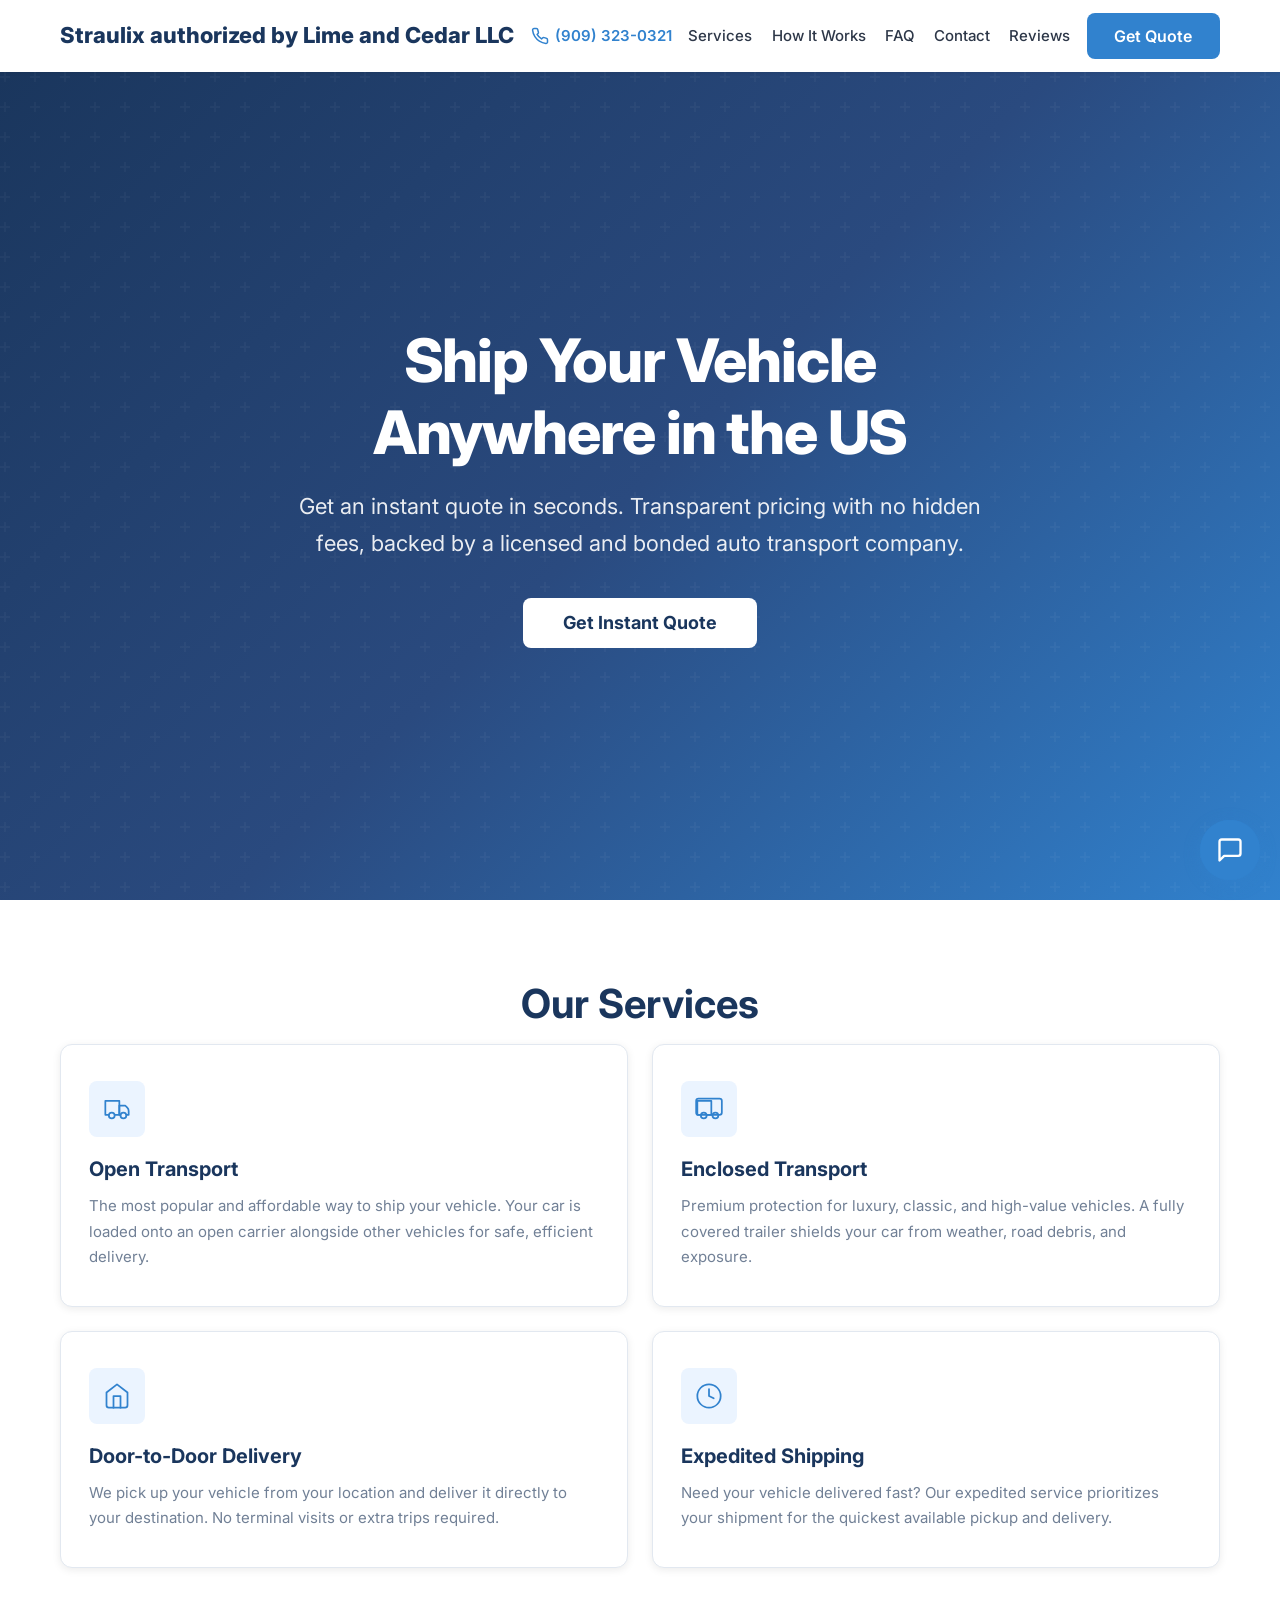
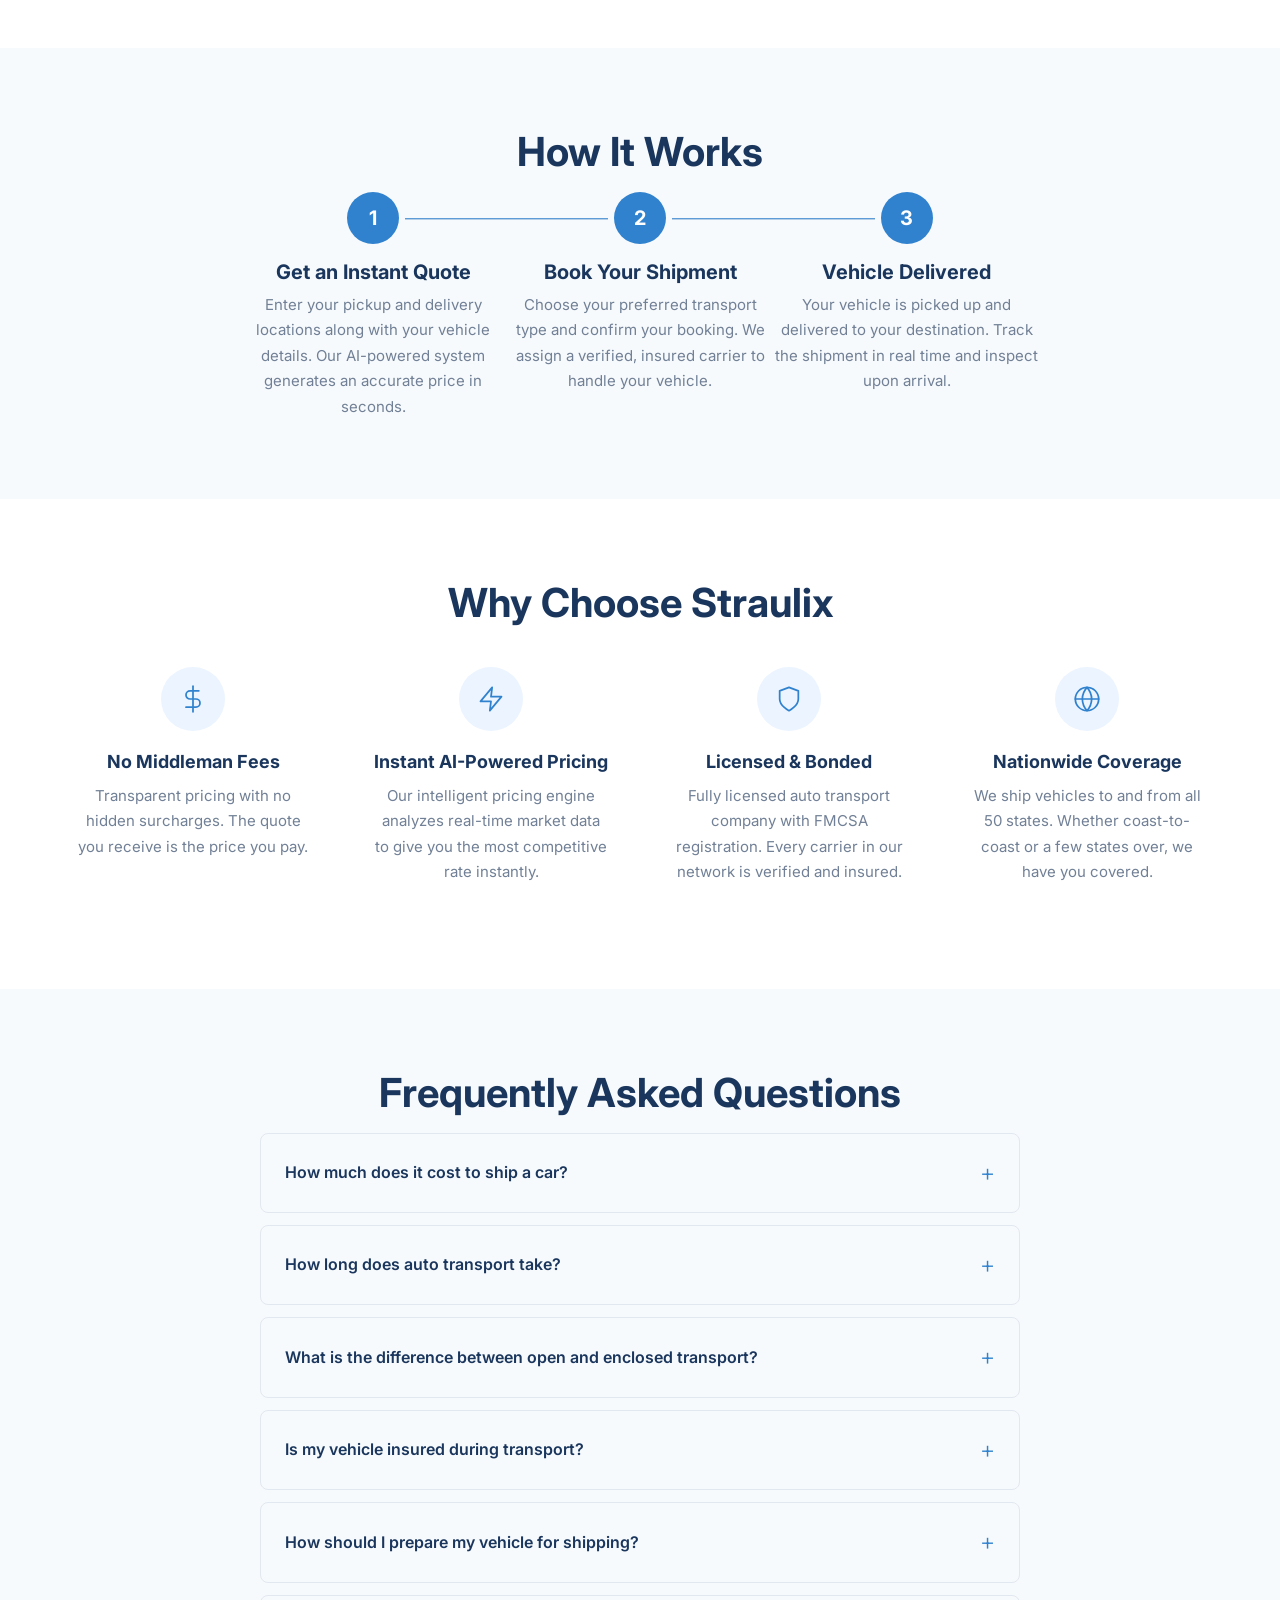
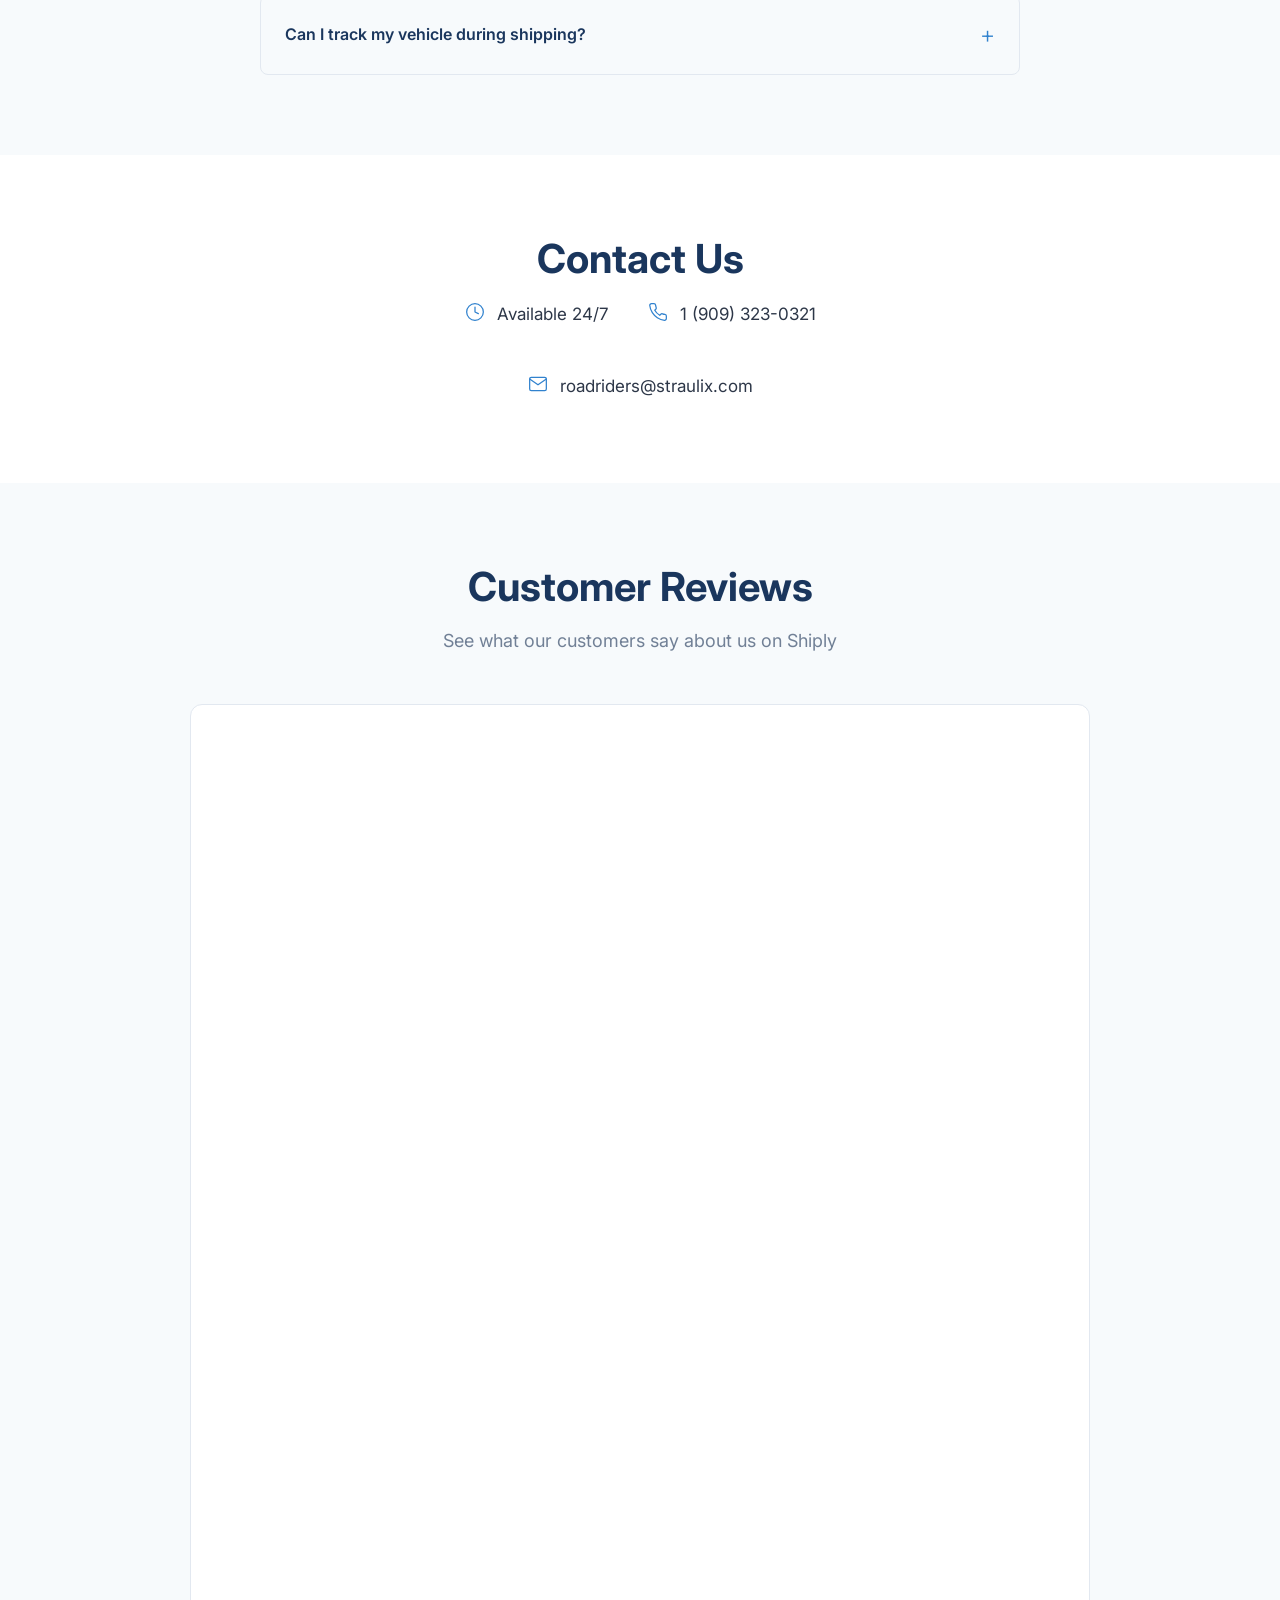
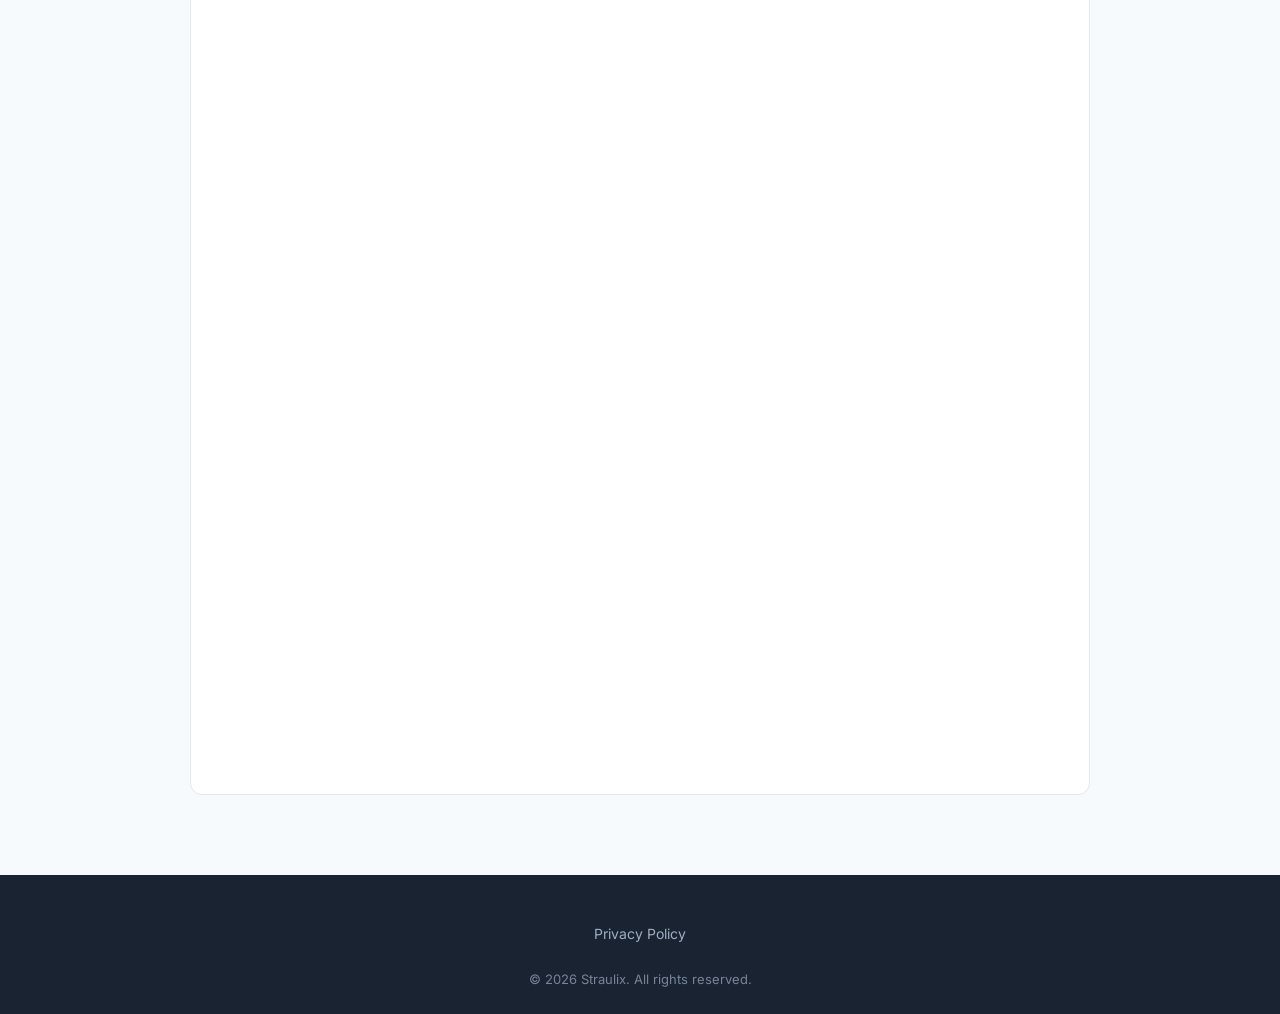
<file: index.html>
<!DOCTYPE html>
<html lang="en">
<head>
	<meta charset="UTF-8">
	<meta name="viewport" content="width=device-width, initial-scale=1.0">
	<title>Straulix - Ship Your Vehicle Anywhere in the US | Licensed Auto Transport Company</title>
	<meta name="description" content="Straulix is a licensed US auto transport company offering instant AI-powered quotes, open and enclosed transport, door-to-door delivery, and expedited shipping with no hidden fees.">
	<meta name="robots" content="index, follow">
	<link rel="canonical" href="https://straulix.com/">

	<!-- Open Graph -->
	<meta property="og:type" content="website">
	<meta property="og:title" content="Straulix - Ship Your Vehicle Anywhere in the US">
	<meta property="og:description" content="Licensed US auto transport company. Get instant AI-powered quotes with no hidden fees. Open and enclosed transport, door-to-door delivery, expedited shipping.">
	<meta property="og:url" content="https://straulix.com/">
	<meta property="og:site_name" content="Straulix">
	<meta property="og:locale" content="en_US">
	<meta property="og:image" content="https://straulix.com/img/og-image.jpg">
	<meta property="og:image:width" content="1200">
	<meta property="og:image:height" content="630">

	<!-- Twitter Card -->
	<meta name="twitter:card" content="summary_large_image">
	<meta name="twitter:title" content="Straulix - Ship Your Vehicle Anywhere in the US">
	<meta name="twitter:description" content="Licensed US auto transport company. Instant AI-powered quotes, no hidden fees. Open and enclosed transport nationwide.">
	<meta name="twitter:image" content="https://straulix.com/img/og-image.jpg">

	<!-- Sitemap & Robots -->
	<link rel="sitemap" type="application/xml" href="/sitemap.xml">

	<!-- Preconnect to font origins -->
	<link rel="preconnect" href="https://fonts.googleapis.com">
	<link rel="preconnect" href="https://fonts.gstatic.com" crossorigin>
	<link href="https://fonts.googleapis.com/css2?family=Inter:wght@400;500;600;700;800&display=swap" rel="stylesheet">

	<!-- Critical inline CSS for above-fold rendering -->
	<style>
		*,*::before,*::after{box-sizing:border-box;margin:0;padding:0}
		body{font-family:'Inter',system-ui,-apple-system,sans-serif;line-height:1.6;color:#2d3748}
		.header{position:fixed;top:0;left:0;width:100%;min-height:72px;background:#fff;box-shadow:0 1px 4px rgba(0,0,0,0.08);z-index:1000}
		.header .container{display:flex;align-items:center;justify-content:space-between;flex-wrap:wrap;min-height:72px;max-width:1200px;margin:0 auto;padding:8px 20px}
		.header__logo{font-size:clamp(0.875rem,1.5vw + 0.5rem,1.375rem);font-weight:800;color:#1a365d;text-decoration:none;flex-shrink:1;min-width:0}
		.header__phone{display:flex;align-items:center;gap:6px;font-size:clamp(0.75rem,0.5vw + 0.625rem,0.9375rem);font-weight:600;color:#3182ce;text-decoration:none;white-space:nowrap}
		.header__nav{display:flex;align-items:center;gap:32px}
		.header__nav-link{font-size:0.9375rem;font-weight:500;color:#2d3748;text-decoration:none}
		.header__hamburger{display:none}
		.btn{display:inline-flex;align-items:center;justify-content:center;padding:14px 32px;font-size:1rem;font-weight:600;background:#3182ce;color:#fff;border:none;border-radius:8px;cursor:pointer;text-decoration:none;line-height:1}
		.hero{min-height:calc(100vh - 72px);margin-top:72px;display:flex;align-items:center;justify-content:center;background:linear-gradient(135deg,#1a365d 0%,#2a4a7f 50%,#3182ce 100%);color:#fff;text-align:center;padding:60px 20px}
		.hero__content{max-width:720px}
		.hero__title{font-size:3rem;font-weight:800;color:#fff;margin-bottom:20px;line-height:1.2}
		.hero__subtitle{font-size:1.25rem;opacity:0.9;margin-bottom:36px;line-height:1.7}
		@media(max-width:1199px){.header{min-height:60px}.header__nav{display:none}.hero{min-height:auto;margin-top:60px;padding:48px 20px}.hero__title{font-size:2rem}.hero__subtitle{font-size:1rem}}
	</style>

	<!-- Main stylesheet -->
	<link rel="stylesheet" href="css/style.css">

	<!-- Structured Data: LocalBusiness -->
	<script type="application/ld+json">
	{
		"@context": "https://schema.org",
		"@type": "LocalBusiness",
		"name": "Straulix",
		"description": "Licensed US auto transport company offering instant AI-powered quotes, open and enclosed transport, door-to-door delivery, and expedited shipping.",
		"url": "https://straulix.com",
		"telephone": "+1-909-323-0321",
		"email": "roadriders@straulix.com",
		"address": {
			"@type": "PostalAddress",
			"addressCountry": "US"
		},
		"openingHoursSpecification": [
			{
				"@type": "OpeningHoursSpecification",
				"dayOfWeek": ["Monday", "Tuesday", "Wednesday", "Thursday", "Friday", "Saturday", "Sunday"],
				"opens": "00:00",
				"closes": "23:59"
			}
		],
		"priceRange": "$$",
		"areaServed": {
			"@type": "Country",
			"name": "United States"
		},
		"sameAs": []
	}
	</script>

	<!-- Structured Data: WebSite -->
	<script type="application/ld+json">
	{
		"@context": "https://schema.org",
		"@type": "WebSite",
		"name": "Straulix",
		"url": "https://straulix.com",
		"description": "Licensed US auto transport company with instant AI-powered pricing.",
		"potentialAction": {
			"@type": "SearchAction",
			"target": "https://straulix.com/?q={search_term_string}",
			"query-input": "required name=search_term_string"
		}
	}
	</script>

	<!-- Structured Data: FAQPage -->
	<script type="application/ld+json">
	{
		"@context": "https://schema.org",
		"@type": "FAQPage",
		"mainEntity": [
			{
				"@type": "Question",
				"name": "How much does it cost to ship a car?",
				"acceptedAnswer": {
					"@type": "Answer",
					"text": "The cost of shipping a car depends on several factors including distance, vehicle size and weight, transport type (open or enclosed), time of year, and route popularity. Short-distance shipments typically start around $300, while cross-country transport ranges from $800 to $1,500 or more. Use our instant quote tool for an accurate price."
				}
			},
			{
				"@type": "Question",
				"name": "How long does auto transport take?",
				"acceptedAnswer": {
					"@type": "Answer",
					"text": "Transit times depend on the distance and route. Local shipments (under 500 miles) usually take 1 to 3 days. Cross-country transport (1,000 to 3,000 miles) typically takes 5 to 10 days. Expedited shipping options are available for faster delivery."
				}
			},
			{
				"@type": "Question",
				"name": "What is the difference between open and enclosed transport?",
				"acceptedAnswer": {
					"@type": "Answer",
					"text": "Open transport uses an open-air carrier, which is the most common and affordable option. Your vehicle is exposed to weather and road debris but is safely secured. Enclosed transport uses a fully covered trailer that shields your vehicle from all elements, making it ideal for luxury, classic, or high-value vehicles."
				}
			},
			{
				"@type": "Question",
				"name": "Is my vehicle insured during transport?",
				"acceptedAnswer": {
					"@type": "Answer",
					"text": "Yes. All carriers in our network carry cargo insurance that covers your vehicle during transit. We verify insurance documentation before assigning any carrier. You will receive proof of insurance and a Bill of Lading before pickup."
				}
			},
			{
				"@type": "Question",
				"name": "How should I prepare my vehicle for shipping?",
				"acceptedAnswer": {
					"@type": "Answer",
					"text": "Remove all personal belongings from the vehicle. Keep the fuel tank at about one-quarter full. Disable any toll transponders and aftermarket alarms. Note any existing damage and take photos for your records. Ensure the vehicle starts and runs so it can be loaded onto the carrier."
				}
			},
			{
				"@type": "Question",
				"name": "Can I track my vehicle during shipping?",
				"acceptedAnswer": {
					"@type": "Answer",
					"text": "Yes. Once your vehicle is picked up, you will receive tracking updates so you can monitor the progress of your shipment. Our support team is also available to provide status updates at any time during transit."
				}
			}
		]
	}
	</script>

	<!-- Structured Data: HowTo -->
	<script type="application/ld+json">
	{
		"@context": "https://schema.org",
		"@type": "HowTo",
		"name": "How to Ship Your Vehicle with Straulix",
		"description": "Ship your vehicle anywhere in the US in three simple steps using Straulix auto transport service.",
		"step": [
			{
				"@type": "HowToStep",
				"position": 1,
				"name": "Get an Instant Quote",
				"text": "Enter your pickup and delivery locations along with your vehicle details to receive an instant, AI-powered price quote with no obligations."
			},
			{
				"@type": "HowToStep",
				"position": 2,
				"name": "Book Your Shipment",
				"text": "Choose your preferred transport option and confirm your booking. We assign a verified, insured carrier to handle your vehicle."
			},
			{
				"@type": "HowToStep",
				"position": 3,
				"name": "Vehicle Delivered",
				"text": "Your vehicle is picked up and delivered to your destination. Track the shipment in real time and inspect your vehicle upon arrival."
			}
		]
	}
	</script>
</head>
<body>

	<!-- Header / Navigation -->
	<header class="header" role="banner">
		<div class="container">
			<a href="/" class="header__logo" aria-label="Straulix Home">Straulix authorized by Lime and Cedar LLC</a>
			<a href="tel:+19093230321" class="header__phone" aria-label="Call us">
				<svg xmlns="http://www.w3.org/2000/svg" width="18" height="18" viewBox="0 0 24 24" fill="none" stroke="currentColor" stroke-width="2" stroke-linecap="round" stroke-linejoin="round"><path d="M22 16.92v3a2 2 0 0 1-2.18 2 19.79 19.79 0 0 1-8.63-3.07 19.5 19.5 0 0 1-6-6 19.79 19.79 0 0 1-3.07-8.67A2 2 0 0 1 4.11 2h3a2 2 0 0 1 2 1.72 12.84 12.84 0 0 0 .7 2.81 2 2 0 0 1-.45 2.11L8.09 9.91a16 16 0 0 0 6 6l1.27-1.27a2 2 0 0 1 2.11-.45 12.84 12.84 0 0 0 2.81.7A2 2 0 0 1 22 16.92z"/></svg>
				(909) 323-0321
			</a>
			<nav class="header__nav" role="navigation" aria-label="Main navigation">
				<a href="#services" class="header__nav-link">Services</a>
				<a href="#how-it-works" class="header__nav-link">How It Works</a>
				<a href="#faq" class="header__nav-link">FAQ</a>
				<a href="#contact" class="header__nav-link">Contact</a>
				<a href="#reviews" class="header__nav-link">Reviews</a>
			</nav>
			<button type="button" class="btn header__cta" onclick="document.querySelector('.chat-widget-toggle').click()">Get Quote</button>
			<button class="header__hamburger" aria-label="Toggle menu" aria-expanded="false">
				<span></span>
				<span></span>
				<span></span>
			</button>
		</div>
	</header>

	<main>

		<!-- Hero Section -->
		<section class="hero" aria-labelledby="hero-title">
			<div class="hero__content">
				<h1 id="hero-title" class="hero__title">Ship Your Vehicle Anywhere in the US</h1>
				<p class="hero__subtitle">
					Get an instant quote in seconds. Transparent pricing with no hidden fees,
					backed by a licensed and bonded auto transport company.
				</p>
				<button type="button" class="hero__cta" onclick="document.querySelector('.chat-widget-toggle').click()">Get Instant Quote</button>
			</div>
		</section>

		<!-- Services Section -->
		<section id="services" class="section" aria-labelledby="services-title">
			<div class="container">
				<h2 id="services-title" class="section__title">Our Services</h2>
				<div class="services__grid">

					<article class="services__card">
						<div class="services__icon" aria-hidden="true">
							<svg xmlns="http://www.w3.org/2000/svg" width="28" height="28" viewBox="0 0 24 24" fill="none" stroke="currentColor" stroke-width="1.5" stroke-linecap="round" stroke-linejoin="round">
								<path d="M10 17h4V5H2v12h3"/>
								<path d="M20 17h2v-3.34a4 4 0 0 0-1.17-2.83L19 9h-5v8h1"/>
								<circle cx="7.5" cy="17.5" r="2.5"/>
								<circle cx="17.5" cy="17.5" r="2.5"/>
							</svg>
						</div>
						<h3 class="services__card-title">Open Transport</h3>
						<p class="services__card-desc">
							The most popular and affordable way to ship your vehicle. Your car is loaded onto
							an open carrier alongside other vehicles for safe, efficient delivery.
						</p>
					</article>

					<article class="services__card">
						<div class="services__icon" aria-hidden="true">
							<svg xmlns="http://www.w3.org/2000/svg" width="28" height="28" viewBox="0 0 24 24" fill="none" stroke="currentColor" stroke-width="1.5" stroke-linecap="round" stroke-linejoin="round">
								<rect x="1" y="3" width="22" height="14" rx="2" ry="2"/>
								<path d="M10 17h4V5H2v12h3"/>
								<circle cx="7.5" cy="17.5" r="2.5"/>
								<circle cx="17.5" cy="17.5" r="2.5"/>
							</svg>
						</div>
						<h3 class="services__card-title">Enclosed Transport</h3>
						<p class="services__card-desc">
							Premium protection for luxury, classic, and high-value vehicles. A fully covered
							trailer shields your car from weather, road debris, and exposure.
						</p>
					</article>

					<article class="services__card">
						<div class="services__icon" aria-hidden="true">
							<svg xmlns="http://www.w3.org/2000/svg" width="28" height="28" viewBox="0 0 24 24" fill="none" stroke="currentColor" stroke-width="1.5" stroke-linecap="round" stroke-linejoin="round">
								<path d="M3 9l9-7 9 7v11a2 2 0 0 1-2 2H5a2 2 0 0 1-2-2z"/>
								<polyline points="9 22 9 12 15 12 15 22"/>
							</svg>
						</div>
						<h3 class="services__card-title">Door-to-Door Delivery</h3>
						<p class="services__card-desc">
							We pick up your vehicle from your location and deliver it directly to your
							destination. No terminal visits or extra trips required.
						</p>
					</article>

					<article class="services__card">
						<div class="services__icon" aria-hidden="true">
							<svg xmlns="http://www.w3.org/2000/svg" width="28" height="28" viewBox="0 0 24 24" fill="none" stroke="currentColor" stroke-width="1.5" stroke-linecap="round" stroke-linejoin="round">
								<circle cx="12" cy="12" r="10"/>
								<polyline points="12 6 12 12 16 14"/>
							</svg>
						</div>
						<h3 class="services__card-title">Expedited Shipping</h3>
						<p class="services__card-desc">
							Need your vehicle delivered fast? Our expedited service prioritizes your
							shipment for the quickest available pickup and delivery.
						</p>
					</article>

				</div>
			</div>
		</section>

		<!-- How It Works Section -->
		<section id="how-it-works" class="section section--alt" aria-labelledby="how-it-works-title">
			<div class="container">
				<h2 id="how-it-works-title" class="section__title">How It Works</h2>
				<div class="how-it-works__steps">

					<div class="how-it-works__step">
						<span class="how-it-works__number" aria-hidden="true">1</span>
						<div class="how-it-works__step-content">
							<h3 class="how-it-works__step-title">Get an Instant Quote</h3>
							<p class="how-it-works__step-desc">
								Enter your pickup and delivery locations along with your vehicle details.
								Our AI-powered system generates an accurate price in seconds.
							</p>
						</div>
					</div>

					<div class="how-it-works__step">
						<span class="how-it-works__number" aria-hidden="true">2</span>
						<div class="how-it-works__step-content">
							<h3 class="how-it-works__step-title">Book Your Shipment</h3>
							<p class="how-it-works__step-desc">
								Choose your preferred transport type and confirm your booking.
								We assign a verified, insured carrier to handle your vehicle.
							</p>
						</div>
					</div>

					<div class="how-it-works__step">
						<span class="how-it-works__number" aria-hidden="true">3</span>
						<div class="how-it-works__step-content">
							<h3 class="how-it-works__step-title">Vehicle Delivered</h3>
							<p class="how-it-works__step-desc">
								Your vehicle is picked up and delivered to your destination.
								Track the shipment in real time and inspect upon arrival.
							</p>
						</div>
					</div>

				</div>
			</div>
		</section>

		<!-- Why Choose Us Section -->
		<section class="section" aria-labelledby="why-choose-title">
			<div class="container">
				<h2 id="why-choose-title" class="section__title">Why Choose Straulix</h2>
				<div class="why-choose__grid">

					<div class="why-choose__item">
						<div class="why-choose__icon" aria-hidden="true">
							<svg xmlns="http://www.w3.org/2000/svg" width="28" height="28" viewBox="0 0 24 24" fill="none" stroke="currentColor" stroke-width="1.5" stroke-linecap="round" stroke-linejoin="round">
								<line x1="12" y1="1" x2="12" y2="23"/>
								<path d="M17 5H9.5a3.5 3.5 0 0 0 0 7h5a3.5 3.5 0 0 1 0 7H6"/>
							</svg>
						</div>
						<h3 class="why-choose__title">No Middleman Fees</h3>
						<p class="why-choose__desc">
							Transparent pricing with no hidden surcharges. The quote you
							receive is the price you pay.
						</p>
					</div>

					<div class="why-choose__item">
						<div class="why-choose__icon" aria-hidden="true">
							<svg xmlns="http://www.w3.org/2000/svg" width="28" height="28" viewBox="0 0 24 24" fill="none" stroke="currentColor" stroke-width="1.5" stroke-linecap="round" stroke-linejoin="round">
								<polygon points="13 2 3 14 12 14 11 22 21 10 12 10 13 2"/>
							</svg>
						</div>
						<h3 class="why-choose__title">Instant AI-Powered Pricing</h3>
						<p class="why-choose__desc">
							Our intelligent pricing engine analyzes real-time market data to give you
							the most competitive rate instantly.
						</p>
					</div>

					<div class="why-choose__item">
						<div class="why-choose__icon" aria-hidden="true">
							<svg xmlns="http://www.w3.org/2000/svg" width="28" height="28" viewBox="0 0 24 24" fill="none" stroke="currentColor" stroke-width="1.5" stroke-linecap="round" stroke-linejoin="round">
								<path d="M12 22s8-4 8-10V5l-8-3-8 3v7c0 6 8 10 8 10z"/>
							</svg>
						</div>
						<h3 class="why-choose__title">Licensed &amp; Bonded</h3>
						<p class="why-choose__desc">
							Fully licensed auto transport company with FMCSA registration. Every carrier
							in our network is verified and insured.
						</p>
					</div>

					<div class="why-choose__item">
						<div class="why-choose__icon" aria-hidden="true">
							<svg xmlns="http://www.w3.org/2000/svg" width="28" height="28" viewBox="0 0 24 24" fill="none" stroke="currentColor" stroke-width="1.5" stroke-linecap="round" stroke-linejoin="round">
								<circle cx="12" cy="12" r="10"/>
								<line x1="2" y1="12" x2="22" y2="12"/>
								<path d="M12 2a15.3 15.3 0 0 1 4 10 15.3 15.3 0 0 1-4 10 15.3 15.3 0 0 1-4-10 15.3 15.3 0 0 1 4-10z"/>
							</svg>
						</div>
						<h3 class="why-choose__title">Nationwide Coverage</h3>
						<p class="why-choose__desc">
							We ship vehicles to and from all 50 states. Whether coast-to-coast or
							a few states over, we have you covered.
						</p>
					</div>

				</div>
			</div>
		</section>

		<!-- FAQ Section -->
		<section id="faq" class="section section--alt" aria-labelledby="faq-title">
			<div class="container">
				<h2 id="faq-title" class="section__title">Frequently Asked Questions</h2>
				<div class="faq__list">

					<details class="faq__item">
						<summary class="faq__question">How much does it cost to ship a car?</summary>
						<div class="faq__answer">
							<p>
								The cost of shipping a car depends on several factors including distance,
								vehicle size and weight, transport type (open or enclosed), time of year,
								and route popularity. Short-distance shipments typically start around $300,
								while cross-country transport ranges from $800 to $1,500 or more.
								Use our instant quote tool for an accurate price.
							</p>
						</div>
					</details>

					<details class="faq__item">
						<summary class="faq__question">How long does auto transport take?</summary>
						<div class="faq__answer">
							<p>
								Transit times depend on the distance and route. Local shipments (under 500 miles)
								usually take 1 to 3 days. Cross-country transport (1,000 to 3,000 miles) typically
								takes 5 to 10 days. Expedited shipping options are available for faster delivery.
							</p>
						</div>
					</details>

					<details class="faq__item">
						<summary class="faq__question">What is the difference between open and enclosed transport?</summary>
						<div class="faq__answer">
							<p>
								Open transport uses an open-air carrier, which is the most common and affordable option.
								Your vehicle is exposed to weather and road debris but is safely secured. Enclosed
								transport uses a fully covered trailer that shields your vehicle from all elements,
								making it ideal for luxury, classic, or high-value vehicles.
							</p>
						</div>
					</details>

					<details class="faq__item">
						<summary class="faq__question">Is my vehicle insured during transport?</summary>
						<div class="faq__answer">
							<p>
								Yes. All carriers in our network carry cargo insurance that covers your vehicle
								during transit. We verify insurance documentation before assigning any carrier.
								You will receive proof of insurance and a Bill of Lading before pickup.
							</p>
						</div>
					</details>

					<details class="faq__item">
						<summary class="faq__question">How should I prepare my vehicle for shipping?</summary>
						<div class="faq__answer">
							<p>
								Remove all personal belongings from the vehicle. Keep the fuel tank at about
								one-quarter full. Disable any toll transponders and aftermarket alarms. Note any
								existing damage and take photos for your records. Ensure the vehicle starts and
								runs so it can be loaded onto the carrier.
							</p>
						</div>
					</details>

					<details class="faq__item">
						<summary class="faq__question">Can I track my vehicle during shipping?</summary>
						<div class="faq__answer">
							<p>
								Yes. Once your vehicle is picked up, you will receive tracking updates so you can
								monitor the progress of your shipment. Our support team is also available to provide
								status updates at any time during transit.
							</p>
						</div>
					</details>

				</div>
			</div>
		</section>

		<!-- Contact Section -->
		<section id="contact" class="section contact" aria-labelledby="contact-title">
			<div class="container">
				<h2 id="contact-title" class="section__title">Contact Us</h2>
				<div class="contact__info">

					<div class="contact__item">
						<span class="contact__item-icon" aria-hidden="true">
							<svg xmlns="http://www.w3.org/2000/svg" width="20" height="20" viewBox="0 0 24 24" fill="none" stroke="currentColor" stroke-width="1.5" stroke-linecap="round" stroke-linejoin="round">
								<circle cx="12" cy="12" r="10"/>
								<polyline points="12 6 12 12 16 14"/>
							</svg>
						</span>
						<span>Available 24/7</span>
					</div>

					<div class="contact__item">
						<span class="contact__item-icon" aria-hidden="true">
							<svg xmlns="http://www.w3.org/2000/svg" width="20" height="20" viewBox="0 0 24 24" fill="none" stroke="currentColor" stroke-width="1.5" stroke-linecap="round" stroke-linejoin="round">
								<path d="M22 16.92v3a2 2 0 0 1-2.18 2 19.79 19.79 0 0 1-8.63-3.07 19.5 19.5 0 0 1-6-6 19.79 19.79 0 0 1-3.07-8.67A2 2 0 0 1 4.11 2h3a2 2 0 0 1 2 1.72 12.84 12.84 0 0 0 .7 2.81 2 2 0 0 1-.45 2.11L8.09 9.91a16 16 0 0 0 6 6l1.27-1.27a2 2 0 0 1 2.11-.45 12.84 12.84 0 0 0 2.81.7A2 2 0 0 1 22 16.92z"/>
							</svg>
						</span>
						<a href="tel:+19093230321">1 (909) 323-0321</a>
					</div>

					<div class="contact__item">
						<span class="contact__item-icon" aria-hidden="true">
							<svg xmlns="http://www.w3.org/2000/svg" width="20" height="20" viewBox="0 0 24 24" fill="none" stroke="currentColor" stroke-width="1.5" stroke-linecap="round" stroke-linejoin="round">
								<path d="M4 4h16c1.1 0 2 .9 2 2v12c0 1.1-.9 2-2 2H4c-1.1 0-2-.9-2-2V6c0-1.1.9-2 2-2z"/>
								<polyline points="22,6 12,13 2,6"/>
							</svg>
						</span>
						<a href="mailto:roadriders@straulix.com">roadriders@straulix.com</a>
					</div>

				</div>
			</div>
		</section>

		<!-- Reviews Section -->
		<section id="reviews" class="section section--alt" aria-labelledby="reviews-title">
			<div class="container">
				<h2 id="reviews-title" class="section__title">Customer Reviews</h2>
				<p class="section__subtitle">See what our customers say about us on Shiply</p>
				<div class="reviews__wrapper">
					<iframe
						id="shiply-reviews-iframe"
						class="reviews__iframe"
						src="https://www.shiply.com/us/transport-provider/straulix"
						title="Straulix reviews on Shiply"
						loading="lazy"
						referrerpolicy="no-referrer"
						scrolling="no"
					></iframe>
					<div class="reviews__loading" id="reviews-loading" aria-hidden="false">
						<div class="reviews__spinner"></div>
						<p>Loading reviews...</p>
					</div>
					<div class="reviews__fallback" id="reviews-fallback" aria-hidden="true" style="display:none;">
						<p>Unable to load reviews inline.</p>
						<a href="https://www.shiply.com/us/transport-provider/straulix"
							target="_blank" rel="noopener noreferrer" class="btn">
							View Reviews on Shiply
						</a>
					</div>
				</div>
			</div>
		</section>

	</main>

	<!-- Footer -->
	<footer class="footer" role="contentinfo">
		<div class="container">
			<div class="footer__links">
				<a href="/privacy.html" class="footer__link">Privacy Policy</a>
			</div>
			<p class="footer__copy">&copy; 2026 Straulix. All rights reserved.</p>
		</div>
	</footer>

	<!-- Chatbot Widget Container -->
	<div id="chat-widget-root" class="chat-widget-container" aria-label="Chat widget"></div>

	<!-- Chatbot Widget Script -->
	<script src="js/chat-widget.js" defer></script>

	<!-- Shiply iframe fallback detection -->
	<script>
	(function () {
		var iframe = document.getElementById('shiply-reviews-iframe');
		var loading = document.getElementById('reviews-loading');
		var fallback = document.getElementById('reviews-fallback');
		var section = document.getElementById('reviews');
		if (!iframe || !loading || !fallback || !section) return;

		var timeout;
		var loaded = false;

		iframe.addEventListener('load', function () {
			if (timeout) clearTimeout(timeout);
			loaded = true;
			try {
				if (iframe.contentWindow.location.href === 'about:blank') {
					showFallback();
					return;
				}
			} catch (e) { /* cross-origin = OK, Shiply loaded */ }
			loading.classList.add('hidden');
			loading.setAttribute('aria-hidden', 'true');
		});

		iframe.addEventListener('error', function () {
			if (timeout) clearTimeout(timeout);
			showFallback();
		});

		// Start timeout only when section is visible (loading="lazy" delays iframe load)
		if ('IntersectionObserver' in window) {
			new IntersectionObserver(function (entries, observer) {
				if (entries[0].isIntersecting) {
					observer.disconnect();
					if (!loaded) {
						timeout = setTimeout(showFallback, 15000);
					}
				}
			}).observe(section);
		} else {
			timeout = setTimeout(showFallback, 15000);
		}

		function showFallback() {
			iframe.style.display = 'none';
			loading.style.display = 'none';
			fallback.style.display = 'block';
			fallback.setAttribute('aria-hidden', 'false');
		}
	})();
	</script>

	<!-- Shiply iframe dynamic sizing (cross-origin: can't measure, use measured data) -->
	<script>
	(function () {
		var SHIPLY_NAV = 50;
		// Measured: [iframeWidth, contentEndY, bodyHeight]
		var DATA = [
			[335, 2728, 3499],
			[375, 2654, 3343],
			[728, 1938, 2492],
			[900, 1718, 2219]
		];

		var wrapper = document.querySelector('.reviews__wrapper');
		var iframe = document.getElementById('shiply-reviews-iframe');
		if (!wrapper || !iframe) return;

		function lerp(w, idx) {
			if (w <= DATA[0][0]) return DATA[0][idx];
			if (w >= DATA[DATA.length - 1][0]) return DATA[DATA.length - 1][idx];
			for (var i = 0; i < DATA.length - 1; i++) {
				if (w <= DATA[i + 1][0]) {
					var t = (w - DATA[i][0]) / (DATA[i + 1][0] - DATA[i][0]);
					return Math.round(DATA[i][idx] + t * (DATA[i + 1][idx] - DATA[i][idx]));
				}
			}
			return DATA[DATA.length - 1][idx];
		}

		function update() {
			var w = wrapper.clientWidth;
			var contentEnd = lerp(w, 1);
			var bodyH = lerp(w, 2);
			wrapper.style.height = (contentEnd - SHIPLY_NAV + 20) + 'px';
			iframe.style.height = (bodyH + 200) + 'px';
		}

		if ('ResizeObserver' in window) {
			new ResizeObserver(update).observe(wrapper);
		} else {
			window.addEventListener('resize', update);
		}
		update();
	})();
	</script>

</body>
</html>
</file>
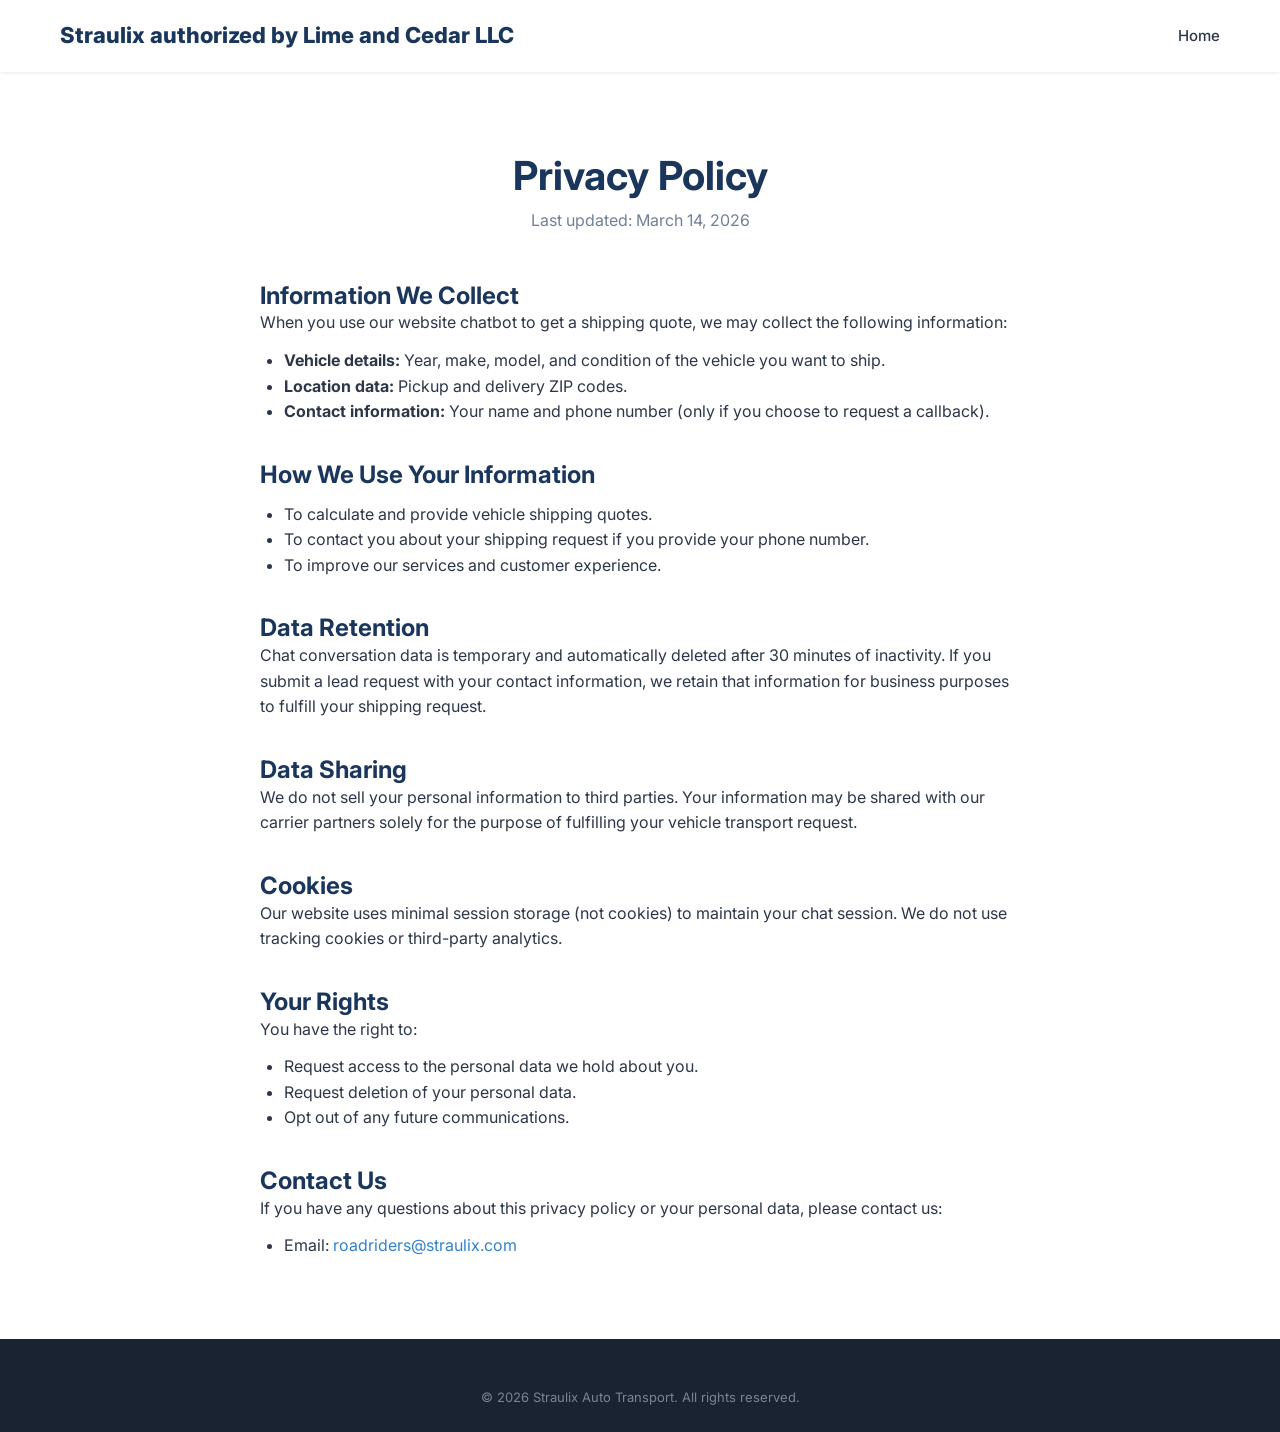
<file: privacy.html>
<!DOCTYPE html>
<html lang="en">
<head>
	<meta charset="UTF-8">
	<meta name="viewport" content="width=device-width, initial-scale=1.0">
	<title>Privacy Policy | Straulix Auto Transport</title>
	<meta name="description" content="Straulix Auto Transport privacy policy. Learn how we handle your personal information when you use our vehicle shipping services.">
	<meta name="robots" content="noindex, follow">
	<link rel="canonical" href="https://straulix.com/privacy.html">
	<link rel="preconnect" href="https://fonts.googleapis.com">
	<link rel="preconnect" href="https://fonts.gstatic.com" crossorigin>
	<link href="https://fonts.googleapis.com/css2?family=Inter:wght@400;500;600;700;800&display=swap" rel="stylesheet">
	<link rel="stylesheet" href="css/style.css">
</head>
<body>
	<header class="header" style="height:auto;">
		<div class="container" style="padding-right:20px;flex-wrap:nowrap;">
			<a href="/" class="header__logo">Straulix authorized by Lime and Cedar LLC</a>
			<a href="/" class="header__nav-link" style="font-size:0.9375rem;font-weight:500;color:#2d3748;margin-left:auto;flex-shrink:0;">Home</a>
		</div>
	</header>

	<main class="section" style="margin-top: var(--header-height);">
		<div class="container">
			<h1 class="section__title" style="margin-bottom: 8px;">Privacy Policy</h1>
			<p style="text-align: center; color: var(--color-text-light); margin-bottom: 48px;">Last updated: March 14, 2026</p>

			<div style="max-width: 760px; margin: 0 auto;">
				<section style="margin-bottom: 36px;">
					<h2>Information We Collect</h2>
					<p>When you use our website chatbot to get a shipping quote, we may collect the following information:</p>
					<ul style="list-style: disc; padding-left: 24px; margin-top: 12px;">
						<li><strong>Vehicle details:</strong> Year, make, model, and condition of the vehicle you want to ship.</li>
						<li><strong>Location data:</strong> Pickup and delivery ZIP codes.</li>
						<li><strong>Contact information:</strong> Your name and phone number (only if you choose to request a callback).</li>
					</ul>
				</section>

				<section style="margin-bottom: 36px;">
					<h2>How We Use Your Information</h2>
					<ul style="list-style: disc; padding-left: 24px; margin-top: 12px;">
						<li>To calculate and provide vehicle shipping quotes.</li>
						<li>To contact you about your shipping request if you provide your phone number.</li>
						<li>To improve our services and customer experience.</li>
					</ul>
				</section>

				<section style="margin-bottom: 36px;">
					<h2>Data Retention</h2>
					<p>Chat conversation data is temporary and automatically deleted after 30 minutes of inactivity. If you submit a lead request with your contact information, we retain that information for business purposes to fulfill your shipping request.</p>
				</section>

				<section style="margin-bottom: 36px;">
					<h2>Data Sharing</h2>
					<p>We do not sell your personal information to third parties. Your information may be shared with our carrier partners solely for the purpose of fulfilling your vehicle transport request.</p>
				</section>

				<section style="margin-bottom: 36px;">
					<h2>Cookies</h2>
					<p>Our website uses minimal session storage (not cookies) to maintain your chat session. We do not use tracking cookies or third-party analytics.</p>
				</section>

				<section style="margin-bottom: 36px;">
					<h2>Your Rights</h2>
					<p>You have the right to:</p>
					<ul style="list-style: disc; padding-left: 24px; margin-top: 12px;">
						<li>Request access to the personal data we hold about you.</li>
						<li>Request deletion of your personal data.</li>
						<li>Opt out of any future communications.</li>
					</ul>
				</section>

				<section>
					<h2>Contact Us</h2>
					<p>If you have any questions about this privacy policy or your personal data, please contact us:</p>
					<ul style="list-style: disc; padding-left: 24px; margin-top: 12px;">
						<li>Email: <a href="mailto:roadriders@straulix.com">roadriders@straulix.com</a></li>
					</ul>
				</section>
			</div>
		</div>
	</main>

	<footer class="footer">
		<div class="container">
			<p class="footer__copy">&copy; 2026 Straulix Auto Transport. All rights reserved.</p>
		</div>
	</footer>
</body>
</html>
</file>
<file: css/style.css>
/* ============================================================
   Straulix Auto Transport - Main Stylesheet
   ============================================================ */

/* ----- CSS Custom Properties ----- */
:root {
	--color-primary: #1a365d;
	--color-primary-light: #2a4a7f;
	--color-accent: #3182ce;
	--color-accent-hover: #2b6cb0;
	--color-accent-light: #ebf4ff;
	--color-white: #ffffff;
	--color-bg-alt: #f7fafc;
	--color-text: #2d3748;
	--color-text-light: #718096;
	--color-border: #e2e8f0;
	--color-footer-bg: #1a2332;
	--color-footer-text: #a0aec0;
	--color-shadow: rgba(0, 0, 0, 0.08);
	--color-shadow-heavy: rgba(0, 0, 0, 0.15);

	--font-family:
		'Inter', -apple-system, BlinkMacSystemFont, 'Segoe UI', Roboto, Oxygen,
		Ubuntu, Cantarell, 'Helvetica Neue', sans-serif;

	--header-height: 72px;
	--container-width: 1200px;
	--radius: 8px;
	--radius-lg: 12px;
	--transition: 0.3s ease;
}

/* ----- Reset & Base ----- */
*,
*::before,
*::after {
	box-sizing: border-box;
	margin: 0;
	padding: 0;
}

html {
	scroll-behavior: smooth;
	-webkit-text-size-adjust: 100%;
}

body {
	font-family: var(--font-family);
	font-size: 16px;
	line-height: 1.6;
	color: var(--color-text);
	background-color: var(--color-white);
	-webkit-font-smoothing: antialiased;
	-moz-osx-font-smoothing: grayscale;
}

img {
	max-width: 100%;
	height: auto;
	display: block;
}

a {
	color: var(--color-accent);
	text-decoration: none;
	transition: color var(--transition);
}

a:hover {
	color: var(--color-accent-hover);
}

ul,
ol {
	list-style: none;
}

h1,
h2,
h3,
h4,
h5,
h6 {
	line-height: 1.2;
	font-weight: 700;
	color: var(--color-primary);
}

/* ----- Utility Classes ----- */
.container {
	width: 100%;
	max-width: var(--container-width);
	margin: 0 auto;
	padding: 0 20px;
}

.section {
	padding: 80px 0;
}

.section--alt {
	background-color: var(--color-bg-alt);
}

.section__title {
	font-size: 2rem;
	text-align: center;
	margin-bottom: 16px;
}

.section__subtitle {
	font-size: 1.125rem;
	text-align: center;
	color: var(--color-text-light);
	max-width: 640px;
	margin: 0 auto 48px;
}

.btn {
	display: inline-flex;
	align-items: center;
	justify-content: center;
	padding: 14px 32px;
	font-family: var(--font-family);
	font-size: 1rem;
	font-weight: 600;
	border: 2px solid transparent;
	border-radius: var(--radius);
	cursor: pointer;
	transition:
		background-color var(--transition),
		color var(--transition),
		border-color var(--transition),
		transform var(--transition),
		box-shadow var(--transition);
	background-color: var(--color-accent);
	color: var(--color-white);
	line-height: 1;
}

.btn:hover {
	background-color: var(--color-accent-hover);
	transform: translateY(-1px);
	box-shadow: 0 4px 12px rgba(49, 130, 206, 0.35);
}

.btn:active {
	transform: translateY(0);
}

.btn-outline {
	display: inline-flex;
	align-items: center;
	justify-content: center;
	padding: 14px 32px;
	font-family: var(--font-family);
	font-size: 1rem;
	font-weight: 600;
	border: 2px solid var(--color-accent);
	border-radius: var(--radius);
	cursor: pointer;
	transition:
		background-color var(--transition),
		color var(--transition),
		border-color var(--transition),
		transform var(--transition);
	background-color: transparent;
	color: var(--color-accent);
	line-height: 1;
}

.btn-outline:hover {
	background-color: var(--color-accent);
	color: var(--color-white);
	transform: translateY(-1px);
}

.btn-outline:active {
	transform: translateY(0);
}

.visually-hidden {
	position: absolute;
	width: 1px;
	height: 1px;
	padding: 0;
	margin: -1px;
	overflow: hidden;
	clip: rect(0, 0, 0, 0);
	white-space: nowrap;
	border: 0;
}

/* ============================================================
   1. Header / Navigation
   ============================================================ */
.header {
	position: fixed;
	top: 0;
	left: 0;
	width: 100%;
	min-height: var(--header-height);
	background-color: var(--color-white);
	box-shadow: 0 1px 4px var(--color-shadow);
	z-index: 1000;
}

.header .container {
	position: relative;
	display: flex;
	align-items: center;
	justify-content: space-between;
	flex-wrap: wrap;
	min-height: var(--header-height);
	padding-top: 8px;
	padding-bottom: 8px;
}

.header__logo {
	display: flex;
	align-items: center;
	gap: 10px;
	font-size: clamp(0.875rem, 1.5vw + 0.5rem, 1.375rem);
	font-weight: 800;
	color: var(--color-primary);
	text-decoration: none;
	flex-shrink: 1;
	min-width: 0;
	white-space: nowrap;
}

.header__logo img {
	height: 40px;
	width: auto;
}

.header__nav {
	display: flex;
	align-items: center;
	gap: clamp(12px, 1.5vw, 24px);
}

.header__nav-link {
	font-size: clamp(0.8125rem, 0.5vw + 0.625rem, 0.9375rem);
	font-weight: 500;
	color: var(--color-text);
	text-decoration: none;
	position: relative;
	padding: 4px 0;
}

.header__nav-link::after {
	content: '';
	position: absolute;
	bottom: -2px;
	left: 0;
	width: 0;
	height: 2px;
	background-color: var(--color-accent);
	transition: width var(--transition);
}

.header__nav-link:hover {
	color: var(--color-accent);
}

.header__nav-link:hover::after {
	width: 100%;
}

.header__phone {
	display: flex;
	align-items: center;
	gap: 6px;
	font-size: clamp(0.75rem, 0.5vw + 0.625rem, 0.9375rem);
	font-weight: 600;
	color: var(--color-accent);
	text-decoration: none;
	white-space: nowrap;
	transition: color var(--transition);
}

.header__phone:hover {
	color: var(--color-accent-hover);
}

.header__phone svg {
	flex-shrink: 0;
}

.header__cta {
	flex-shrink: 0;
	padding: clamp(8px, 1vw, 14px) clamp(16px, 2vw, 32px);
	font-size: clamp(0.8125rem, 0.5vw + 0.625rem, 1rem);
}

/* Hamburger Menu */
.header__hamburger {
	display: none;
	flex-direction: column;
	justify-content: center;
	gap: 5px;
	width: 32px;
	height: 32px;
	background: none;
	border: none;
	cursor: pointer;
	padding: 0;
}

.header__hamburger span {
	display: block;
	width: 24px;
	height: 2px;
	background-color: var(--color-primary);
	border-radius: 2px;
	transition:
		transform var(--transition),
		opacity var(--transition);
}

.header__hamburger.active span:nth-child(1) {
	transform: translateY(7px) rotate(45deg);
}

.header__hamburger.active span:nth-child(2) {
	opacity: 0;
}

.header__hamburger.active span:nth-child(3) {
	transform: translateY(-7px) rotate(-45deg);
}

/* ============================================================
   2. Hero
   ============================================================ */
.hero {
	min-height: calc(100vh - var(--header-height));
	margin-top: var(--header-height);
	display: flex;
	align-items: center;
	justify-content: center;
	background: linear-gradient(
		135deg,
		var(--color-primary) 0%,
		var(--color-primary-light) 50%,
		var(--color-accent) 100%
	);
	color: var(--color-white);
	text-align: center;
	padding: 60px 20px;
	position: relative;
	overflow: hidden;
}

.hero::before {
	content: '';
	position: absolute;
	top: 0;
	left: 0;
	width: 100%;
	height: 100%;
	background: url("data:image/svg+xml,%3Csvg width='60' height='60' viewBox='0 0 60 60' xmlns='http://www.w3.org/2000/svg'%3E%3Cg fill='none' fill-rule='evenodd'%3E%3Cg fill='%23ffffff' fill-opacity='0.03'%3E%3Cpath d='M36 34v-4h-2v4h-4v2h4v4h2v-4h4v-2h-4zm0-30V0h-2v4h-4v2h4v4h2V6h4V4h-4zM6 34v-4H4v4H0v2h4v4h2v-4h4v-2H6zM6 4V0H4v4H0v2h4v4h2V6h4V4H6z'/%3E%3C/g%3E%3C/g%3E%3C/svg%3E");
	pointer-events: none;
}

.hero__content {
	position: relative;
	z-index: 1;
	max-width: 720px;
}

.hero__title {
	font-size: 3rem;
	font-weight: 800;
	color: var(--color-white);
	margin-bottom: 20px;
	letter-spacing: -0.02em;
}

.hero__subtitle {
	font-size: 1.25rem;
	opacity: 0.9;
	margin-bottom: 36px;
	line-height: 1.7;
}

.hero__cta {
	display: inline-flex;
	align-items: center;
	justify-content: center;
	padding: 16px 40px;
	font-family: var(--font-family);
	font-size: 1.125rem;
	font-weight: 700;
	background-color: var(--color-white);
	color: var(--color-primary);
	border: none;
	border-radius: var(--radius);
	cursor: pointer;
	transition:
		transform var(--transition),
		box-shadow var(--transition);
	text-decoration: none;
	line-height: 1;
}

.hero__cta:hover {
	transform: translateY(-2px);
	box-shadow: 0 8px 24px rgba(0, 0, 0, 0.2);
	color: var(--color-primary);
}

.hero__cta:active {
	transform: translateY(0);
}

/* ============================================================
   3. Services
   ============================================================ */
.services__grid {
	display: grid;
	grid-template-columns: 1fr;
	gap: 24px;
}

.services__card {
	background-color: var(--color-white);
	border-radius: var(--radius-lg);
	padding: 36px 28px;
	box-shadow: 0 2px 8px var(--color-shadow);
	transition:
		transform var(--transition),
		box-shadow var(--transition);
	border: 1px solid var(--color-border);
}

.services__card:hover {
	transform: translateY(-4px);
	box-shadow: 0 8px 24px var(--color-shadow-heavy);
}

.services__icon {
	width: 56px;
	height: 56px;
	border-radius: var(--radius);
	background-color: var(--color-accent-light);
	display: flex;
	align-items: center;
	justify-content: center;
	margin-bottom: 20px;
	font-size: 1.5rem;
	color: var(--color-accent);
}

.services__card-title {
	font-size: 1.25rem;
	margin-bottom: 12px;
}

.services__card-desc {
	font-size: 0.9375rem;
	color: var(--color-text-light);
	line-height: 1.7;
}

/* ============================================================
   4. How It Works
   ============================================================ */
.how-it-works__steps {
	display: flex;
	flex-direction: column;
	gap: 48px;
	position: relative;
	max-width: 800px;
	margin: 0 auto;
}

.how-it-works__step {
	display: flex;
	align-items: flex-start;
	gap: 24px;
	position: relative;
}

.how-it-works__number {
	width: 52px;
	height: 52px;
	min-width: 52px;
	border-radius: 50%;
	background-color: var(--color-accent);
	color: var(--color-white);
	display: flex;
	align-items: center;
	justify-content: center;
	font-size: 1.25rem;
	font-weight: 700;
	position: relative;
	z-index: 1;
}

.how-it-works__step-content {
	flex: 1;
	padding-top: 4px;
}

.how-it-works__step-title {
	font-size: 1.25rem;
	margin-bottom: 8px;
}

.how-it-works__step-desc {
	font-size: 0.9375rem;
	color: var(--color-text-light);
	line-height: 1.7;
}

/* Connecting line between steps */
.how-it-works__step:not(:last-child)::after {
	content: '';
	position: absolute;
	top: 52px;
	left: 26px;
	width: 2px;
	height: calc(100% + 48px - 52px);
	background: linear-gradient(
		to bottom,
		var(--color-accent),
		var(--color-border)
	);
	z-index: 0;
}

/* ============================================================
   5. Why Choose Us
   ============================================================ */
.why-choose__grid {
	display: grid;
	grid-template-columns: 1fr;
	gap: 32px;
}

.why-choose__item {
	text-align: center;
	padding: 24px 16px;
}

.why-choose__icon {
	width: 64px;
	height: 64px;
	border-radius: 50%;
	background-color: var(--color-accent-light);
	display: flex;
	align-items: center;
	justify-content: center;
	margin: 0 auto 20px;
	font-size: 1.5rem;
	color: var(--color-accent);
}

.why-choose__title {
	font-size: 1.125rem;
	margin-bottom: 10px;
}

.why-choose__desc {
	font-size: 0.9375rem;
	color: var(--color-text-light);
	line-height: 1.7;
	max-width: 280px;
	margin: 0 auto;
}

/* ============================================================
   6. FAQ
   ============================================================ */
.faq__list {
	max-width: 760px;
	margin: 0 auto;
	display: flex;
	flex-direction: column;
	gap: 12px;
}

.faq__item {
	border: 1px solid var(--color-border);
	border-radius: var(--radius);
	overflow: hidden;
	transition: border-color var(--transition);
}

.faq__item:hover {
	border-color: var(--color-accent);
}

.faq__item[open] {
	border-color: var(--color-accent);
}

.faq__question {
	padding: 20px 24px;
	font-size: 1rem;
	font-weight: 600;
	color: var(--color-primary);
	cursor: pointer;
	list-style: none;
	display: flex;
	align-items: center;
	justify-content: space-between;
	gap: 16px;
	transition: background-color var(--transition);
	user-select: none;
}

.faq__question::-webkit-details-marker {
	display: none;
}

.faq__question::marker {
	content: '';
}

.faq__question::after {
	content: '+';
	font-size: 1.5rem;
	font-weight: 300;
	color: var(--color-accent);
	flex-shrink: 0;
	transition: transform var(--transition);
}

.faq__item[open] .faq__question::after {
	content: '\2212';
	transform: rotate(180deg);
}

.faq__question:hover {
	background-color: var(--color-bg-alt);
}

.faq__answer {
	padding: 0 24px 20px;
	font-size: 0.9375rem;
	color: var(--color-text-light);
	line-height: 1.8;
}

/* ============================================================
   7. Contact
   ============================================================ */
.contact {
	text-align: center;
}

.contact__info {
	max-width: 600px;
	margin: 0 auto;
	display: flex;
	flex-direction: column;
	gap: 20px;
}

.contact__item {
	display: flex;
	align-items: center;
	justify-content: center;
	gap: 12px;
	font-size: 1.0625rem;
	color: var(--color-text);
}

.contact__item-icon {
	font-size: 1.25rem;
	color: var(--color-accent);
	flex-shrink: 0;
}

.contact__item a {
	color: var(--color-text);
}

.contact__item a:hover {
	color: var(--color-accent);
}

/* ============================================================
   7b. Reviews
   ============================================================ */
.reviews__wrapper {
	position: relative;
	width: 100%;
	max-width: 900px;
	margin: 0 auto;
	border: 1px solid var(--color-border);
	border-radius: var(--radius-lg);
	overflow: hidden;
	background-color: var(--color-white);
}

.reviews__iframe {
	display: block;
	width: 100%;
	border: none;
	margin-top: -50px;
}

.reviews__loading {
	position: absolute;
	top: 0;
	left: 0;
	width: 100%;
	height: 100%;
	display: flex;
	flex-direction: column;
	align-items: center;
	justify-content: center;
	gap: 16px;
	background-color: var(--color-white);
	color: var(--color-text-light);
	z-index: 1;
	transition: opacity 0.4s ease;
}

.reviews__loading.hidden {
	opacity: 0;
	pointer-events: none;
}

.reviews__spinner {
	width: 36px;
	height: 36px;
	border: 3px solid var(--color-border);
	border-top-color: var(--color-accent);
	border-radius: 50%;
	animation: reviews-spin 0.8s linear infinite;
}

@keyframes reviews-spin {
	to { transform: rotate(360deg); }
}

.reviews__fallback {
	text-align: center;
	padding: 48px 24px;
	color: var(--color-text-light);
}

.reviews__fallback .btn {
	margin-top: 20px;
}

/* ============================================================
   8. Footer
   ============================================================ */
.footer {
	background-color: var(--color-footer-bg);
	color: var(--color-footer-text);
	padding: 48px 0 24px;
}

.footer .container {
	display: flex;
	flex-direction: column;
	align-items: center;
	gap: 24px;
}

.footer__links {
	display: flex;
	flex-wrap: wrap;
	justify-content: center;
	gap: 24px;
}

.footer__link {
	color: var(--color-footer-text);
	font-size: 0.875rem;
	transition: color var(--transition);
}

.footer__link:hover {
	color: var(--color-white);
}

.footer__copy {
	font-size: 0.8125rem;
	color: var(--color-footer-text);
	text-align: center;
	opacity: 0.7;
}

/* ============================================================
   9. Chat Widget
   ============================================================ */

/* --- Floating Toggle Button --- */
.chat-widget-toggle {
	position: fixed;
	bottom: 20px;
	right: 20px;
	width: 60px;
	height: 60px;
	border-radius: 50%;
	background-color: var(--color-accent);
	color: var(--color-white);
	border: none;
	cursor: pointer;
	display: flex;
	align-items: center;
	justify-content: center;
	font-size: 1.5rem;
	z-index: 9999;
	box-shadow: 0 4px 16px rgba(49, 130, 206, 0.4);
	transition:
		transform var(--transition),
		box-shadow var(--transition);
}

.chat-widget-toggle:hover {
	transform: scale(1.08);
	box-shadow: 0 6px 24px rgba(49, 130, 206, 0.5);
}

/* Pulse animation */
.chat-widget-toggle::before {
	content: '';
	position: absolute;
	width: 100%;
	height: 100%;
	border-radius: 50%;
	background-color: var(--color-accent);
	animation: chat-pulse 2s ease-in-out infinite;
	z-index: -1;
}

@keyframes chat-pulse {
	0% {
		transform: scale(1);
		opacity: 0.5;
	}
	50% {
		transform: scale(1.3);
		opacity: 0;
	}
	100% {
		transform: scale(1);
		opacity: 0;
	}
}

/* --- Chat Window --- */
.chat-widget-window {
	position: fixed;
	bottom: 92px;
	right: 20px;
	width: 400px;
	max-height: 600px;
	height: 600px;
	background-color: var(--color-white);
	border-radius: var(--radius-lg);
	box-shadow: 0 12px 48px rgba(0, 0, 0, 0.18);
	z-index: 9999;
	display: flex;
	flex-direction: column;
	overflow: hidden;
	opacity: 0;
	transform: translateY(16px) scale(0.95);
	pointer-events: none;
	transition:
		opacity 0.25s ease,
		transform 0.25s ease;
}

.chat-widget-window.open {
	opacity: 1;
	transform: translateY(0) scale(1);
	pointer-events: auto;
}

/* Chat Header */
.chat-widget-header {
	display: flex;
	align-items: center;
	justify-content: space-between;
	padding: 16px 20px;
	background-color: var(--color-primary);
	color: var(--color-white);
	flex-shrink: 0;
}

.chat-widget-header-title {
	font-size: 1rem;
	font-weight: 600;
}

.chat-widget-header-actions {
	display: flex;
	align-items: center;
	gap: 8px;
}

.chat-widget-reset {
	width: 32px;
	height: 32px;
	border-radius: 50%;
	background: rgba(255, 255, 255, 0.15);
	color: var(--color-white);
	border: none;
	cursor: pointer;
	display: flex;
	align-items: center;
	justify-content: center;
	transition: background-color var(--transition);
	line-height: 1;
}

.chat-widget-reset:hover {
	background: rgba(255, 255, 255, 0.3);
}

.chat-widget-close {
	width: 32px;
	height: 32px;
	border-radius: 50%;
	background: rgba(255, 255, 255, 0.15);
	color: var(--color-white);
	border: none;
	cursor: pointer;
	display: flex;
	align-items: center;
	justify-content: center;
	font-size: 1.125rem;
	transition: background-color var(--transition);
	line-height: 1;
}

.chat-widget-close:hover {
	background: rgba(255, 255, 255, 0.3);
}

/* Messages Area */
.chat-widget-messages {
	flex: 1;
	overflow-y: auto;
	padding: 16px 16px 8px;
	display: flex;
	flex-direction: column;
	gap: 12px;
	scroll-behavior: smooth;
}

.chat-widget-messages::-webkit-scrollbar {
	width: 4px;
}

.chat-widget-messages::-webkit-scrollbar-track {
	background: transparent;
}

.chat-widget-messages::-webkit-scrollbar-thumb {
	background-color: var(--color-border);
	border-radius: 4px;
}

/* Message Bubbles */
.chat-widget-message {
	max-width: 80%;
	padding: 10px 16px;
	border-radius: 16px;
	font-size: 0.875rem;
	line-height: 1.5;
	word-wrap: break-word;
	white-space: pre-line;
}

.chat-widget-message--bot {
	align-self: flex-start;
	background-color: var(--color-bg-alt);
	color: var(--color-text);
	border-bottom-left-radius: 4px;
}

.chat-widget-message--user {
	align-self: flex-end;
	background-color: var(--color-accent);
	color: var(--color-white);
	border-bottom-right-radius: 4px;
}

/* Typing Indicator */
.chat-widget-typing {
	display: flex;
	align-items: center;
	gap: 4px;
	padding: 10px 16px;
	align-self: flex-start;
}

.chat-widget-typing-dot {
	width: 8px;
	height: 8px;
	border-radius: 50%;
	background-color: var(--color-text-light);
	opacity: 0.4;
	animation: chat-typing 1.4s ease-in-out infinite;
}

.chat-widget-typing-dot:nth-child(2) {
	animation-delay: 0.2s;
}

.chat-widget-typing-dot:nth-child(3) {
	animation-delay: 0.4s;
}

@keyframes chat-typing {
	0%,
	60%,
	100% {
		opacity: 0.4;
		transform: translateY(0);
	}
	30% {
		opacity: 1;
		transform: translateY(-4px);
	}
}

/* Input Area */
.chat-widget-input {
	display: flex;
	align-items: center;
	gap: 8px;
	padding: 12px 16px;
	border-top: 1px solid var(--color-border);
	flex-shrink: 0;
}

.chat-widget-input-field {
	flex: 1;
	padding: 10px 16px;
	border: 1px solid var(--color-border);
	border-radius: 24px;
	font-family: var(--font-family);
	font-size: 0.875rem;
	outline: none;
	transition: border-color var(--transition);
	color: var(--color-text);
}

.chat-widget-input-field::placeholder {
	color: var(--color-text-light);
}

.chat-widget-input-field:focus {
	border-color: var(--color-accent);
}

.chat-widget-send {
	width: 40px;
	height: 40px;
	border-radius: 50%;
	background-color: var(--color-accent);
	color: var(--color-white);
	border: none;
	cursor: pointer;
	display: flex;
	align-items: center;
	justify-content: center;
	font-size: 1rem;
	flex-shrink: 0;
	transition: background-color var(--transition);
}

.chat-widget-send:hover {
	background-color: var(--color-accent-hover);
}

/* Price Display */
.chat-widget-price {
	font-size: 1.5rem;
	font-weight: 700;
	color: var(--color-primary);
	margin-top: 8px;
}



/* Error Message */
.chat-widget-message--error {
	background-color: #fff5f5;
	color: #c53030;
	border-bottom-left-radius: 4px;
}

/* ============================================================
   10. Responsive — Tablet (768px)
   ============================================================ */
@media (min-width: 768px) {
	.services__grid {
		grid-template-columns: repeat(2, 1fr);
	}

	.why-choose__grid {
		grid-template-columns: repeat(2, 1fr);
	}

	.how-it-works__steps {
		flex-direction: row;
		gap: 0;
		justify-content: space-between;
		align-items: flex-start;
	}

	.how-it-works__step {
		flex-direction: column;
		align-items: center;
		text-align: center;
		flex: 1;
		gap: 16px;
	}

	/* Horizontal connector on desktop */
	.how-it-works__step:not(:last-child)::after {
		top: 26px;
		left: calc(50% + 32px);
		width: calc(100% - 64px);
		height: 2px;
	}

	.how-it-works__step-content {
		padding-top: 0;
	}

	.contact__info {
		flex-direction: row;
		flex-wrap: wrap;
		justify-content: center;
		gap: 40px;
	}
}

/* ============================================================
   Responsive — Desktop (1200px)
   ============================================================ */
@media (min-width: 1200px) {
	.hero__title {
		font-size: 3.75rem;
	}

	.hero__subtitle {
		font-size: 1.375rem;
	}

	.section__title {
		font-size: 2.5rem;
	}

	.why-choose__grid {
		grid-template-columns: repeat(4, 1fr);
	}
}

/* ============================================================
   Responsive — Mobile & Tablet (max 1199px)
   ============================================================ */
@media (max-width: 1199px) {
	:root {
		--header-height: 60px;
	}

	.header .container {
		padding-right: 60px;
	}

	.header__nav {
		position: fixed;
		top: var(--header-height);
		left: 0;
		right: 0;
		background-color: var(--color-white);
		flex-direction: column;
		align-items: stretch;
		gap: 0;
		padding: 8px 0;
		box-shadow: 0 4px 12px var(--color-shadow);
		transform: translateY(-100%);
		opacity: 0;
		pointer-events: none;
		transition:
			transform var(--transition),
			opacity var(--transition);
	}

	.header__nav.open {
		transform: translateY(0);
		opacity: 1;
		pointer-events: auto;
	}

	.header__nav-link {
		padding: 14px 24px;
		display: block;
	}

	.header__nav-link::after {
		display: none;
	}


	.header__cta {
		display: none;
	}

	.header__logo {
		white-space: normal;
		font-size: clamp(0.8125rem, 1.2vw + 0.5rem, 1rem);
		max-width: calc(100% - 48px);
	}

	.header__hamburger {
		display: flex;
		position: absolute;
		right: 20px;
		top: 50%;
		transform: translateY(-50%);
	}

	.hero__title {
		font-size: 2rem;
	}

	.hero__subtitle {
		font-size: 1rem;
	}

	.hero__cta {
		padding: 14px 32px;
		font-size: 1rem;
	}

	.section {
		padding: 56px 0;
	}

	.section__title {
		font-size: 1.625rem;
	}

	.section__subtitle {
		font-size: 1rem;
		margin-bottom: 36px;
	}

	/* Chat Widget — Full Screen on Mobile */
	.chat-widget-window {
		bottom: 0;
		right: 0;
		width: 100%;
		height: 100%;
		max-height: 100%;
		border-radius: 0;
	}

	.chat-widget-window.open {
		transform: translateY(0) scale(1);
	}
}
</file>
